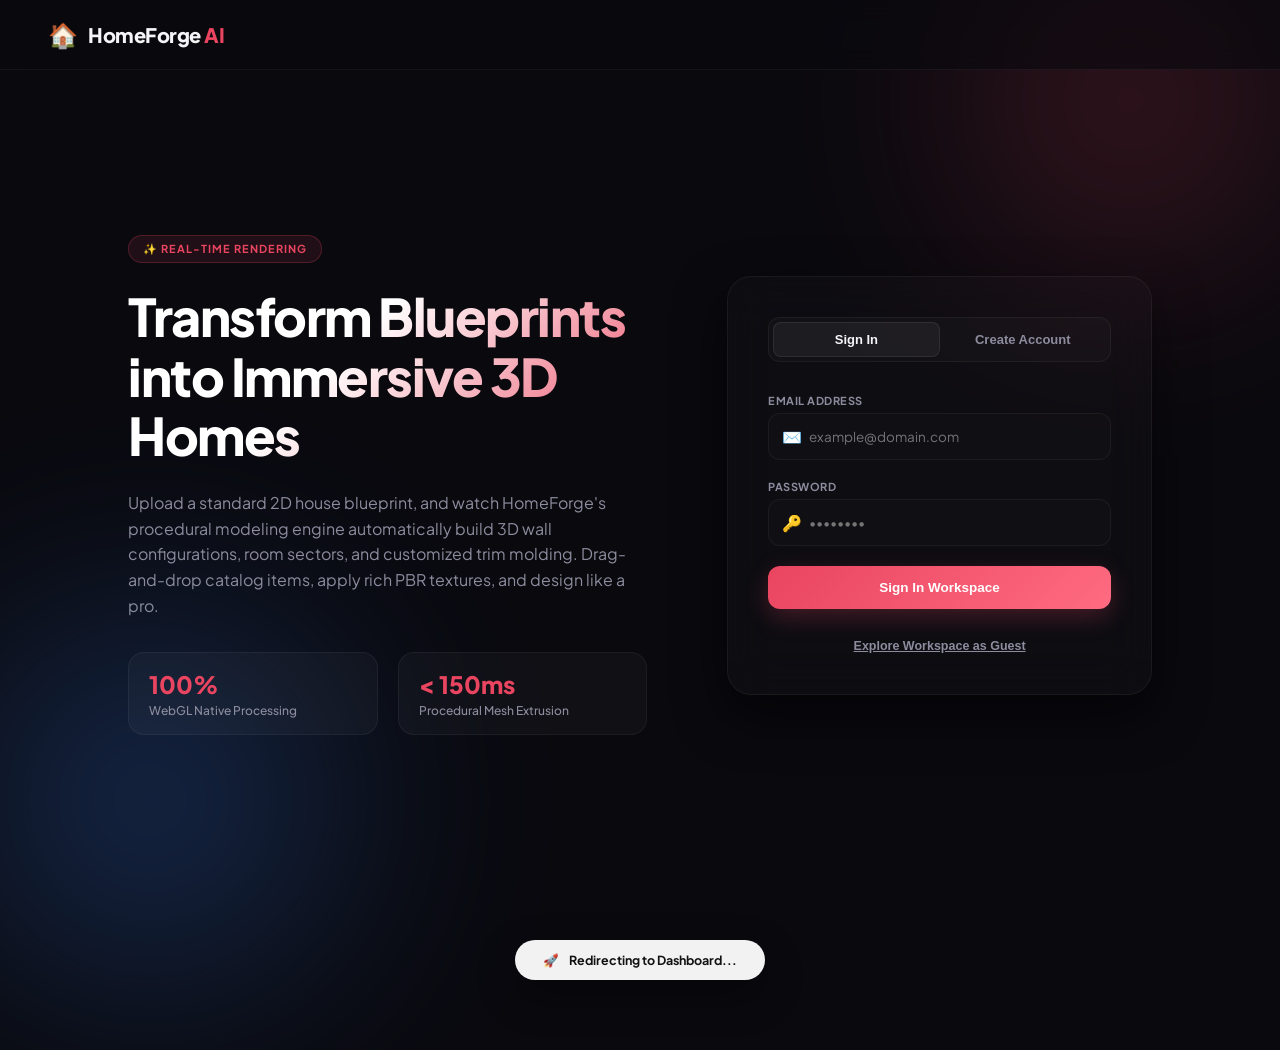
<file: templates/index.html>
<!DOCTYPE html>
<html lang="en">
<head>
  <meta charset="UTF-8"/>
  <meta name="viewport" content="width=device-width, initial-scale=1.0"/>
  <title>DesignStudio - Premium AI Interior Designer</title>
  <link rel="preconnect" href="https://fonts.googleapis.com">
  <link rel="preconnect" href="https://fonts.gstatic.com" crossorigin>
  <link href="https://fonts.googleapis.com/css2?family=Plus+Jakarta+Sans:wght@300;400;500;600;700;800&display=swap" rel="stylesheet">
  <style>
    :root {
      --primary-dark: #09090e;
      --secondary-dark: #121224;
      --accent: #e94560;
      --accent-hover: #ff6b81;
      --text-main: #f5f5f7;
      --text-muted: #8c8c9e;
      --glass-bg: rgba(255, 255, 255, 0.03);
      --glass-border: rgba(255, 255, 255, 0.05);
      --glass-blur: 24px;
      --shadow-premium: 0 20px 50px rgba(0, 0, 0, 0.5);
      --font: 'Plus Jakarta Sans', -apple-system, BlinkMacSystemFont, sans-serif;
    }

    * {
      box-sizing: border-box;
      margin: 0;
      padding: 0;
    }

    body {
      font-family: var(--font);
      background-color: var(--primary-dark);
      color: var(--text-main);
      min-height: 100vh;
      overflow-x: hidden;
      display: flex;
      flex-direction: column;
      position: relative;
    }

    /* Animated Ambient Lights */
    .ambient-light {
      position: absolute;
      border-radius: 50%;
      filter: blur(120px);
      z-index: 0;
      pointer-events: none;
      opacity: 0.45;
      animation: float-glow 8s infinite alternate ease-in-out;
    }
    .ambient-light-1 {
      width: 400px;
      height: 400px;
      background: radial-gradient(circle, var(--accent) 0%, transparent 70%);
      top: -100px;
      right: -50px;
    }
    .ambient-light-2 {
      width: 500px;
      height: 500px;
      background: radial-gradient(circle, #3b82f6 0%, transparent 70%);
      bottom: -150px;
      left: -100px;
      animation-delay: -3s;
    }

    @keyframes float-glow {
      0% { transform: translateY(0) scale(1); opacity: 0.4; }
      100% { transform: translateY(30px) scale(1.1); opacity: 0.55; }
    }

    /* NAV HEADER */
    header {
      height: 70px;
      padding: 0 48px;
      display: flex;
      justify-content: space-between;
      align-items: center;
      border-bottom: 1px solid var(--glass-border);
      background: rgba(9, 9, 14, 0.6);
      backdrop-filter: blur(12px);
      z-index: 10;
      position: relative;
    }
    .logo {
      display: flex;
      align-items: center;
      gap: 10px;
      text-decoration: none;
      color: var(--text-main);
    }
    .logo span {
      font-size: 24px;
    }
    .logo h1 {
      font-size: 20px;
      font-weight: 800;
      letter-spacing: -0.5px;
    }
    .logo h1 span {
      color: var(--accent);
      font-size: inherit;
    }

    /* MAIN CONTAINER */
    .portal-container {
      flex: 1;
      display: grid;
      grid-template-columns: 1.1fr 0.9fr;
      align-items: center;
      padding: 40px 10%;
      gap: 80px;
      z-index: 5;
      position: relative;
    }

    @media (max-width: 1024px) {
      .portal-container {
        grid-template-columns: 1fr;
        padding: 40px 5%;
        gap: 40px;
      }
      header {
        padding: 0 24px;
      }
    }

    /* HERO INFO */
    .hero-info {
      display: flex;
      flex-direction: column;
      gap: 24px;
    }
    .badge {
      background: rgba(233, 69, 96, 0.1);
      border: 1px solid rgba(233, 69, 96, 0.25);
      color: var(--accent);
      padding: 6px 14px;
      border-radius: 30px;
      font-size: 11px;
      font-weight: 700;
      width: fit-content;
      text-transform: uppercase;
      letter-spacing: 1px;
      animation: pulse 2s infinite;
    }
    .hero-info h2 {
      font-size: 52px;
      font-weight: 800;
      line-height: 1.15;
      letter-spacing: -1.5px;
      background: linear-gradient(135deg, #fff 40%, var(--accent) 100%);
      -webkit-background-clip: text;
      -webkit-text-fill-color: transparent;
    }
    .hero-info p {
      font-size: 16px;
      color: var(--text-muted);
      line-height: 1.6;
    }

    /* Stats Grid */
    .stats-grid {
      display: grid;
      grid-template-columns: 1fr 1fr;
      gap: 20px;
      margin-top: 10px;
    }
    .stat-card {
      background: var(--glass-bg);
      border: 1px solid var(--glass-border);
      border-radius: 16px;
      padding: 16px 20px;
      transition: border-color 0.3s;
    }
    .stat-card:hover {
      border-color: rgba(255, 255, 255, 0.1);
    }
    .stat-num {
      font-size: 24px;
      font-weight: 800;
      color: var(--accent);
    }
    .stat-lbl {
      font-size: 12px;
      color: var(--text-muted);
      margin-top: 4px;
      font-weight: 500;
    }

    /* LOGIN CARD */
    .auth-card {
      background: rgba(255, 255, 255, 0.02);
      border: 1px solid var(--glass-border);
      border-radius: 24px;
      padding: 40px;
      backdrop-filter: blur(var(--glass-blur));
      -webkit-backdrop-filter: blur(var(--glass-blur));
      box-shadow: var(--shadow-premium);
      position: relative;
      overflow: hidden;
    }

    /* Switch Tabs */
    .tabs-header {
      display: flex;
      position: relative;
      background: rgba(255,255,255,0.02);
      border: 1px solid var(--glass-border);
      border-radius: 12px;
      padding: 4px;
      margin-bottom: 32px;
    }
    .tab-btn {
      flex: 1;
      background: none;
      border: none;
      color: var(--text-muted);
      padding: 10px;
      font-size: 13px;
      font-weight: 700;
      cursor: pointer;
      z-index: 2;
      transition: color 0.3s;
    }
    .tab-btn.active {
      color: var(--text-main);
    }
    .tab-indicator {
      position: absolute;
      top: 4px;
      bottom: 4px;
      left: 4px;
      width: calc(50% - 4px);
      background: rgba(255, 255, 255, 0.05);
      border: 1px solid rgba(255, 255, 255, 0.08);
      border-radius: 8px;
      z-index: 1;
      transition: transform 0.3s cubic-bezier(0.4, 0, 0.2, 1);
    }

    /* Form Styles */
    form {
      display: flex;
      flex-direction: column;
      gap: 20px;
    }
    .form-group {
      display: flex;
      flex-direction: column;
      gap: 6px;
      position: relative;
    }
    .form-group label {
      font-size: 11px;
      font-weight: 700;
      color: var(--text-muted);
      text-transform: uppercase;
      letter-spacing: 0.5px;
    }
    .input-wrapper {
      position: relative;
    }
    .input-wrapper span {
      position: absolute;
      left: 14px;
      top: 50%;
      transform: translateY(-50%);
      font-size: 16px;
      color: var(--text-muted);
      pointer-events: none;
      transition: color 0.3s;
    }
    form input {
      width: 100%;
      padding: 14px 16px 14px 40px;
      border-radius: 12px;
      border: 1px solid var(--glass-border);
      background: rgba(255,255,255,0.01);
      color: var(--text-main);
      font-size: 13.5px;
      outline: none;
      font-family: inherit;
      transition: all 0.3s;
    }
    form input:focus {
      border-color: var(--accent);
      background: rgba(255,255,255,0.03);
      box-shadow: 0 0 15px rgba(233, 69, 96, 0.15);
    }
    form input:focus + span {
      color: var(--accent);
    }
    
    .error-msg {
      font-size: 11px;
      color: #ff4a6b;
      margin-top: 4px;
      display: none;
    }

    .btn-submit {
      background: linear-gradient(135deg, var(--accent), #ff6b81);
      border: none;
      padding: 14px;
      border-radius: 12px;
      color: white;
      font-weight: 750;
      font-size: 13.5px;
      cursor: pointer;
      transition: all 0.3s;
      display: flex;
      align-items: center;
      justify-content: center;
      gap: 10px;
      box-shadow: 0 8px 24px rgba(233, 69, 96, 0.25);
    }
    .btn-submit:hover {
      transform: translateY(-1.5px);
      box-shadow: 0 12px 30px rgba(233, 69, 96, 0.35);
    }

    /* Guest Option */
    .guest-option {
      text-align: center;
      margin-top: 24px;
    }
    .guest-link {
      background: none;
      border: none;
      color: var(--text-muted);
      font-size: 12.5px;
      font-weight: 600;
      cursor: pointer;
      text-decoration: underline;
      transition: color 0.3s;
    }
    .guest-link:hover {
      color: var(--text-main);
    }

    /* Toast Alert */
    .toast {
      position: fixed;
      bottom: -80px;
      left: 50%;
      transform: translateX(-50%);
      background: rgba(255, 255, 255, 0.95);
      color: #121214;
      padding: 12px 28px;
      border-radius: 30px;
      font-size: 12.5px;
      font-weight: 700;
      box-shadow: 0 15px 40px rgba(0,0,0,0.3);
      z-index: 1000;
      transition: bottom 0.4s cubic-bezier(0.175, 0.885, 0.32, 1.275);
      display: flex;
      align-items: center;
      gap: 10px;
    }
    .toast.show {
      bottom: 40px;
    }

    /* Loading Spinner */
    .spinner {
      width: 18px;
      height: 18px;
      border: 3px solid rgba(255,255,255,0.3);
      border-radius: 50%;
      border-top-color: white;
      animation: spin 0.8s infinite linear;
      display: none;
    }
    @keyframes spin {
      100% { transform: rotate(360deg); }
    }
    @keyframes pulse {
      0% { transform: scale(1); }
      50% { transform: scale(1.03); }
      100% { transform: scale(1); }
    }
  </style>
</head>
<body>
  <!-- Floating background lights -->
  <div class="ambient-light ambient-light-1"></div>
  <div class="ambient-light ambient-light-2"></div>

  <!-- Header -->
  <header>
    <a href="/" class="logo">
      <span>🏠</span>
      <h1>HomeForge <span>AI</span></h1>
    </a>
  </header>

  <!-- Content Portal -->
  <main class="portal-container">
    <div class="hero-info">
      <div class="badge">✨ Real-time rendering</div>
      <h2>Transform Blueprints into Immersive 3D Homes</h2>
      <p>Upload a standard 2D house blueprint, and watch HomeForge's procedural modeling engine automatically build 3D wall configurations, room sectors, and customized trim molding. Drag-and-drop catalog items, apply rich PBR textures, and design like a pro.</p>
      
      <div class="stats-grid">
        <div class="stat-card">
          <div class="stat-num">100%</div>
          <div class="stat-lbl">WebGL Native Processing</div>
        </div>
        <div class="stat-card">
          <div class="stat-num">&lt; 150ms</div>
          <div class="stat-lbl">Procedural Mesh Extrusion</div>
        </div>
      </div>
    </div>

    <!-- Login/Signup Card -->
    <div class="auth-card">
      <div class="tabs-header">
        <div class="tab-indicator" id="tab-indicator"></div>
        <button class="tab-btn active" onclick="switchTab('signin', this)">Sign In</button>
        <button class="tab-btn" onclick="switchTab('register', this)">Create Account</button>
      </div>

      <form id="auth-form" onsubmit="handleAuthSubmit(event)">
        <div class="form-group" id="name-group" style="display: none;">
          <label for="reg-name">Full Name</label>
          <div class="input-wrapper">
            <input type="text" id="reg-name" placeholder="Enter your name"/>
            <span>👤</span>
          </div>
        </div>

        <div class="form-group">
          <label for="auth-email">Email Address</label>
          <div class="input-wrapper">
            <input type="text" id="auth-email" placeholder="example@domain.com" required/>
            <span>✉️</span>
          </div>
          <div class="error-msg" id="email-error">Please enter a valid email address.</div>
        </div>

        <div class="form-group">
          <label for="auth-pass">Password</label>
          <div class="input-wrapper">
            <input type="password" id="auth-pass" placeholder="••••••••" required/>
            <span>🔑</span>
          </div>
          <div class="error-msg" id="pass-error">Password must be at least 6 characters.</div>
        </div>

        <button class="btn-submit" type="submit">
          <span class="spinner" id="btn-spinner"></span>
          <span id="btn-text">Sign In Workspace</span>
        </button>
      </form>

      <div class="guest-option">
        <button class="guest-link" onclick="bypassLogin()">Explore Workspace as Guest</button>
      </div>
    </div>
  </main>

  <div class="toast" id="toast-banner">
    <span id="toast-icon">🚀</span>
    <span id="toast-msg">Redirecting to Dashboard...</span>
  </div>

  <script>
    let activeMode = 'signin';

    function switchTab(mode, btn) {
      activeMode = mode;
      document.querySelectorAll('.tab-btn').forEach(b => b.classList.remove('active'));
      btn.classList.add('active');

      const indicator = document.getElementById('tab-indicator');
      const nameGroup = document.getElementById('name-group');
      const nameInput = document.getElementById('reg-name');
      const btnText = document.getElementById('btn-text');

      if (mode === 'signin') {
        indicator.style.transform = 'translateX(0)';
        nameGroup.style.display = 'none';
        nameInput.removeAttribute('required');
        btnText.textContent = 'Sign In Workspace';
      } else {
        indicator.style.transform = 'translateX(100%)';
        nameGroup.style.display = 'flex';
        nameInput.setAttribute('required', 'true');
        btnText.textContent = 'Register & Enter';
      }
    }

    function showToast(icon, message) {
      const toast = document.getElementById('toast-banner');
      document.getElementById('toast-icon').textContent = icon;
      document.getElementById('toast-msg').textContent = message;
      toast.classList.add('show');
      setTimeout(() => toast.classList.remove('show'), 3000);
    }

    function handleAuthSubmit(e) {
      e.preventDefault();
      
      const email = document.getElementById('auth-email').value;
      const pass = document.getElementById('auth-pass').value;
      const emailError = document.getElementById('email-error');
      const passError = document.getElementById('pass-error');

      // Simple email validation
      const emailRegex = /^[^\s@]+@[^\s@]+\.[^\s@]+$/;
      let valid = true;

      if (!emailRegex.test(email)) {
        emailError.style.display = 'block';
        valid = false;
      } else {
        emailError.style.display = 'none';
      }

      if (pass.length < 6) {
        passError.style.display = 'block';
        valid = false;
      } else {
        passError.style.display = 'none';
      }

      if (!valid) return;

      // Show loader
      const spinner = document.getElementById('btn-spinner');
      spinner.style.display = 'inline-block';
      document.getElementById('btn-text').style.display = 'none';

      setTimeout(() => {
        showToast('🔓', activeMode === 'signin' ? 'Logged in successfully! Redirecting...' : 'Profile created! Redirecting...');
        setTimeout(() => {
          window.location = '/dashboard';
        }, 1500);
      }, 1200);
    }

    function bypassLogin() {
      showToast('👤', 'Guest access authorized! Opening Dashboard...');
      setTimeout(() => {
        window.location = '/dashboard';
      }, 1200);
    }
  </script>
</body>
</html>
</file>
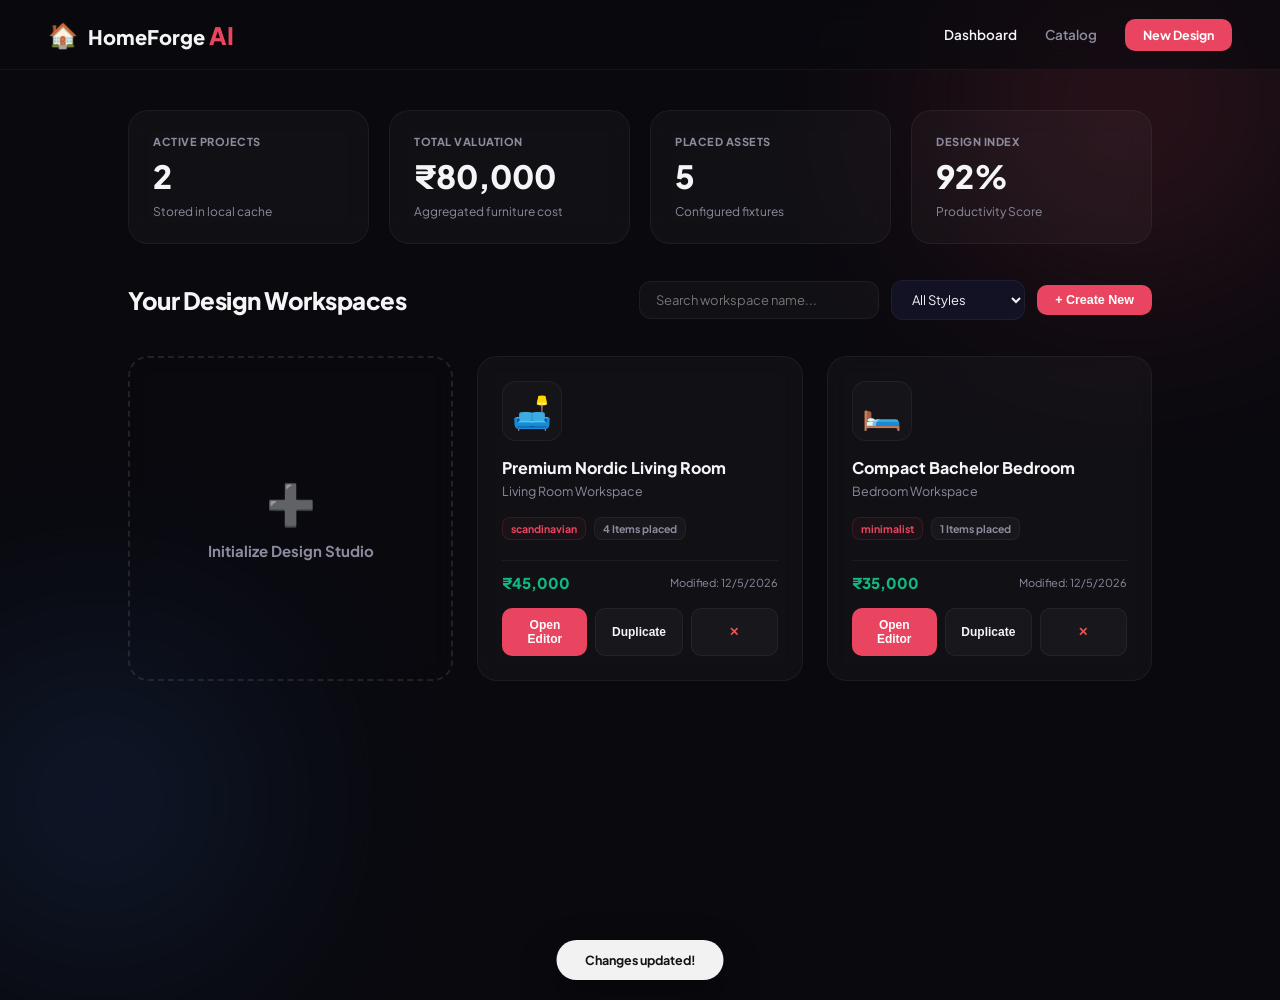
<file: templates/dashboard.html>
<!DOCTYPE html>
<html lang="en">
<head>
  <meta charset="UTF-8"/>
  <meta name="viewport" content="width=device-width, initial-scale=1.0"/>
  <title>DesignStudio Dashboard - Manage Projects</title>
  <link rel="preconnect" href="https://fonts.googleapis.com">
  <link rel="preconnect" href="https://fonts.gstatic.com" crossorigin>
  <link href="https://fonts.googleapis.com/css2?family=Plus+Jakarta+Sans:wght@300;400;500;600;700;800&display=swap" rel="stylesheet">
  <style>
    :root {
      --primary-dark: #09090e;
      --secondary-dark: #121224;
      --accent: #e94560;
      --accent-hover: #ff6b81;
      --text-main: #f5f5f7;
      --text-muted: #8c8c9e;
      --glass-bg: rgba(255, 255, 255, 0.03);
      --glass-border: rgba(255, 255, 255, 0.05);
      --glass-blur: 20px;
      --shadow-premium: 0 20px 40px rgba(0, 0, 0, 0.4);
      --font: 'Plus Jakarta Sans', -apple-system, BlinkMacSystemFont, sans-serif;
    }

    * {
      box-sizing: border-box;
      margin: 0;
      padding: 0;
    }

    body {
      font-family: var(--font);
      background-color: var(--primary-dark);
      color: var(--text-main);
      min-height: 100vh;
      overflow-x: hidden;
      display: flex;
      flex-direction: column;
      position: relative;
    }

    /* Ambient Glow Backgrounds */
    .ambient-light {
      position: absolute;
      border-radius: 50%;
      filter: blur(120px);
      z-index: 0;
      pointer-events: none;
      opacity: 0.3;
    }
    .ambient-light-1 {
      width: 500px;
      height: 500px;
      background: radial-gradient(circle, var(--accent) 0%, transparent 70%);
      top: -150px;
      right: -100px;
    }
    .ambient-light-2 {
      width: 400px;
      height: 400px;
      background: radial-gradient(circle, #3b82f6 0%, transparent 70%);
      bottom: -100px;
      left: -100px;
    }

    /* HEADER */
    header {
      height: 70px;
      padding: 0 48px;
      display: flex;
      justify-content: space-between;
      align-items: center;
      border-bottom: 1px solid var(--glass-border);
      background: rgba(9, 9, 14, 0.6);
      backdrop-filter: blur(12px);
      z-index: 10;
      position: relative;
    }
    .logo {
      display: flex;
      align-items: center;
      gap: 10px;
      text-decoration: none;
      color: var(--text-main);
    }
    .logo span { font-size: 24px; }
    .logo h1 { font-size: 20px; font-weight: 800; }
    .logo h1 span { color: var(--accent); }

    nav {
      display: flex;
      align-items: center;
      gap: 28px;
    }
    nav a {
      color: var(--text-muted);
      text-decoration: none;
      font-size: 13.5px;
      font-weight: 600;
      transition: color 0.3s;
    }
    nav a:hover, nav a.active {
      color: var(--text-main);
    }
    
    .nav-btn {
      background: var(--accent);
      color: white;
      border: none;
      padding: 8px 18px;
      border-radius: 10px;
      font-weight: 700;
      font-size: 12.5px;
      cursor: pointer;
      text-decoration: none;
      transition: background 0.3s, transform 0.2s;
    }
    .nav-btn:hover {
      background: var(--accent-hover);
      transform: translateY(-1px);
    }

    /* CONTAINER */
    .dashboard-container {
      flex: 1;
      padding: 40px 10%;
      z-index: 5;
      position: relative;
      display: flex;
      flex-direction: column;
      gap: 36px;
    }
    @media (max-width: 1024px) {
      .dashboard-container {
        padding: 30px 5%;
      }
      header {
        padding: 0 24px;
      }
    }

    /* METRICS ROW */
    .metrics-row {
      display: grid;
      grid-template-columns: repeat(4, 1fr);
      gap: 20px;
    }
    @media (max-width: 768px) {
      .metrics-row {
        grid-template-columns: 1fr 1fr;
      }
    }
    @media (max-width: 480px) {
      .metrics-row {
        grid-template-columns: 1fr;
      }
    }
    .metric-card {
      background: var(--glass-bg);
      border: 1px solid var(--glass-border);
      border-radius: 20px;
      padding: 24px;
      display: flex;
      flex-direction: column;
      gap: 8px;
      backdrop-filter: blur(12px);
    }
    .metric-title {
      font-size: 11px;
      font-weight: 750;
      color: var(--text-muted);
      text-transform: uppercase;
      letter-spacing: 0.5px;
    }
    .metric-val {
      font-size: 32px;
      font-weight: 800;
      color: var(--text-main);
    }
    .metric-foot {
      font-size: 12px;
      color: var(--text-muted);
    }
    .metric-foot span {
      color: #10b981;
      font-weight: 700;
    }

    /* PROJECTS HEADER */
    .projects-header {
      display: flex;
      justify-content: space-between;
      align-items: center;
      flex-wrap: wrap;
      gap: 20px;
    }
    .projects-header h3 {
      font-size: 24px;
      font-weight: 800;
      letter-spacing: -0.5px;
    }
    
    .filters-bar {
      display: flex;
      align-items: center;
      gap: 12px;
      flex-wrap: wrap;
    }
    .search-input {
      background: var(--glass-bg);
      border: 1px solid var(--glass-border);
      padding: 10px 16px;
      border-radius: 12px;
      color: var(--text-main);
      font-family: inherit;
      font-size: 13px;
      outline: none;
      width: 240px;
      transition: all 0.3s;
    }
    .search-input:focus {
      border-color: var(--accent);
      box-shadow: 0 0 10px rgba(233, 69, 96, 0.1);
    }
    .filter-select {
      background: var(--secondary-dark);
      border: 1px solid var(--glass-border);
      padding: 10px 16px;
      border-radius: 12px;
      color: var(--text-main);
      font-family: inherit;
      font-size: 13px;
      outline: none;
      cursor: pointer;
    }

    /* PROJECTS GRID */
    .project-grid {
      display: grid;
      grid-template-columns: repeat(auto-fill, minmax(280px, 1fr));
      gap: 24px;
    }
    
    .project-card {
      background: var(--glass-bg);
      border: 1px solid var(--glass-border);
      border-radius: 20px;
      padding: 24px;
      display: flex;
      flex-direction: column;
      gap: 16px;
      cursor: pointer;
      position: relative;
      overflow: hidden;
      backdrop-filter: blur(10px);
      transition: all 0.3s cubic-bezier(0.4, 0, 0.2, 1);
    }
    .project-card:hover {
      transform: translateY(-4px);
      border-color: var(--accent);
      box-shadow: 0 15px 30px rgba(0, 0, 0, 0.3);
    }
    
    .card-room-icon {
      font-size: 32px;
      width: 60px;
      height: 60px;
      background: rgba(255,255,255,0.02);
      border: 1px solid var(--glass-border);
      border-radius: 14px;
      display: flex;
      align-items: center;
      justify-content: center;
    }
    
    .card-meta {
      display: flex;
      flex-direction: column;
      gap: 4px;
    }
    .card-title {
      font-size: 16px;
      font-weight: 750;
      color: var(--text-main);
    }
    .card-desc {
      font-size: 12.5px;
      color: var(--text-muted);
      line-height: 1.5;
    }
    
    .card-tags {
      display: flex;
      gap: 8px;
      flex-wrap: wrap;
    }
    .card-tag {
      background: rgba(255,255,255,0.03);
      border: 1px solid var(--glass-border);
      padding: 4px 8px;
      border-radius: 8px;
      font-size: 10.5px;
      font-weight: 700;
      color: var(--text-muted);
    }
    .card-tag.style-tag {
      background: rgba(233, 69, 96, 0.05);
      border-color: rgba(233, 69, 96, 0.15);
      color: var(--accent);
    }
    
    .card-footer {
      display: flex;
      justify-content: space-between;
      align-items: center;
      border-top: 1px solid var(--glass-border);
      padding-top: 12px;
      margin-top: 4px;
    }
    .card-price {
      font-size: 15px;
      font-weight: 800;
      color: #10b981;
    }
    .card-date {
      font-size: 11px;
      color: var(--text-muted);
    }

    /* Hover Overlay Actions */
    .card-actions {
      display: flex;
      gap: 8px;
      width: 100%;
    }
    .card-action-btn {
      flex: 1;
      padding: 10px;
      border-radius: 10px;
      border: none;
      font-size: 12px;
      font-weight: 750;
      cursor: pointer;
      display: flex;
      align-items: center;
      justify-content: center;
      gap: 6px;
      transition: background 0.2s;
    }
    .btn-edit {
      background: var(--accent);
      color: white;
    }
    .btn-edit:hover { background: var(--accent-hover); }
    .btn-action-outline {
      background: rgba(255,255,255,0.03);
      border: 1px solid var(--glass-border);
      color: var(--text-main);
    }
    .btn-action-outline:hover {
      background: rgba(255,255,255,0.08);
    }
    
    /* NEW PROJECT CARD */
    .new-project-card {
      border: 2px dashed rgba(255, 255, 255, 0.1);
      display: flex;
      flex-direction: column;
      align-items: center;
      justify-content: center;
      gap: 12px;
      color: var(--text-muted);
      min-height: 250px;
      background: none;
    }
    .new-project-card:hover {
      border-color: var(--accent);
      color: var(--text-main);
      background: rgba(255,255,255,0.01);
    }
    .new-project-card span {
      font-size: 40px;
    }
    .new-project-card h4 {
      font-size: 15px;
      font-weight: 700;
    }

    /* MODAL CONTAINER */
    .modal-overlay {
      position: fixed;
      top: 0; left: 0; right: 0; bottom: 0;
      background: rgba(0, 0, 0, 0.7);
      backdrop-filter: blur(8px);
      z-index: 1000;
      display: none;
      align-items: center;
      justify-content: center;
      opacity: 0;
      transition: opacity 0.3s;
    }
    .modal-overlay.open {
      display: flex;
      opacity: 1;
    }
    .modal {
      background: var(--secondary-dark);
      border: 1px solid var(--glass-border);
      border-radius: 24px;
      width: 460px;
      padding: 32px;
      box-shadow: var(--shadow-premium);
      display: flex;
      flex-direction: column;
      gap: 24px;
      position: relative;
    }
    .modal-header {
      display: flex;
      justify-content: space-between;
      align-items: center;
    }
    .modal-title {
      font-size: 18px;
      font-weight: 800;
    }
    .modal-close {
      background: none;
      border: none;
      color: var(--text-muted);
      font-size: 20px;
      cursor: pointer;
    }
    
    .modal-form {
      display: flex;
      flex-direction: column;
      gap: 16px;
    }
    .modal-form-group {
      display: flex;
      flex-direction: column;
      gap: 6px;
    }
    .modal-form-group label {
      font-size: 11px;
      font-weight: 750;
      color: var(--text-muted);
      text-transform: uppercase;
      letter-spacing: 0.5px;
    }
    .modal-form input, .modal-form select, .modal-form textarea {
      background: rgba(255,255,255,0.02);
      border: 1px solid var(--glass-border);
      padding: 12px;
      border-radius: 10px;
      color: var(--text-main);
      font-family: inherit;
      font-size: 13px;
      outline: none;
    }
    .modal-form input:focus, .modal-form select:focus, .modal-form textarea:focus {
      border-color: var(--accent);
    }
    
    .modal-form button[type="submit"] {
      background: var(--accent);
      color: white;
      border: none;
      padding: 14px;
      border-radius: 12px;
      font-weight: 750;
      font-size: 13.5px;
      cursor: pointer;
      margin-top: 10px;
    }
    .modal-form button[type="submit"]:hover {
      background: var(--accent-hover);
    }

    /* Toast Alert */
    .toast {
      position: fixed;
      bottom: -80px;
      left: 50%;
      transform: translateX(-50%);
      background: rgba(255, 255, 255, 0.95);
      color: #121214;
      padding: 12px 28px;
      border-radius: 30px;
      font-size: 12.5px;
      font-weight: 700;
      box-shadow: 0 15px 40px rgba(0,0,0,0.3);
      z-index: 2000;
      transition: bottom 0.4s cubic-bezier(0.175, 0.885, 0.32, 1.275);
    }
    .toast.show {
      bottom: 40px;
    }
  </style>
</head>
<body>
  <div class="ambient-light ambient-light-1"></div>
  <div class="ambient-light ambient-light-2"></div>

  <!-- HEADER -->
  <header>
    <a href="/" class="logo">
      <span>🏠</span>
      <h1>HomeForge <span>AI</span></h1>
    </a>
    <nav>
      <a href="/dashboard" class="active">Dashboard</a>
      <a href="/catalog">Catalog</a>
      <a href="/design" class="nav-btn">New Design</a>
    </nav>
  </header>

  <!-- DASHBOARD BODY -->
  <main class="dashboard-container">
    <!-- METRICS -->
    <section class="metrics-row">
      <div class="metric-card">
        <div class="metric-title">Active Projects</div>
        <div class="metric-val" id="metric-projects">0</div>
        <div class="metric-foot">Stored in local cache</div>
      </div>
      <div class="metric-card">
        <div class="metric-title">Total Valuation</div>
        <div class="metric-val" id="metric-budget">₹0</div>
        <div class="metric-foot">Aggregated furniture cost</div>
      </div>
      <div class="metric-card">
        <div class="metric-title">Placed Assets</div>
        <div class="metric-val" id="metric-assets">0</div>
        <div class="metric-foot">Configured fixtures</div>
      </div>
      <div class="metric-card">
        <div class="metric-title">Design Index</div>
        <div class="metric-val" id="metric-completion">92%</div>
        <div class="metric-foot">Productivity Score</div>
      </div>
    </section>

    <!-- SEARCH & CONTROLS -->
    <section class="projects-header">
      <h3>Your Design Workspaces</h3>
      <div class="filters-bar">
        <input type="text" class="search-input" id="search-bar" placeholder="Search workspace name..." oninput="renderProjects()"/>
        <select class="filter-select" id="style-filter" onchange="renderProjects()">
          <option value="">All Styles</option>
          <option value="modern">Modern</option>
          <option value="scandinavian">Scandinavian</option>
          <option value="minimalist">Minimalist</option>
          <option value="classic">Classic</option>
        </select>
        <button class="nav-btn" onclick="openCreateModal()">+ Create New</button>
      </div>
    </section>

    <!-- GRID -->
    <section class="project-grid" id="project-grid"></section>
  </main>

  <!-- CREATE PROJECT MODAL -->
  <div class="modal-overlay" id="create-modal">
    <div class="modal">
      <div class="modal-header">
        <h4 class="modal-title">Create New Project</h4>
        <button class="modal-close" onclick="closeCreateModal()">✕</button>
      </div>
      <form class="modal-form" onsubmit="handleCreateProject(event)">
        <div class="modal-form-group">
          <label for="proj-name">Project Name</label>
          <input type="text" id="proj-name" placeholder="e.g. Cozy Guestroom Loft" required/>
        </div>
        <div class="modal-form-group">
          <label for="proj-room">Room Sector</label>
          <select id="proj-room">
            <option value="Living Room">🛋️ Living Room</option>
            <option value="Bedroom">🛏️ Bedroom</option>
            <option value="Kitchen">🍳 Kitchen</option>
            <option value="Office">🖥️ Office Workspace</option>
          </select>
        </div>
        <div class="modal-form-group">
          <label for="proj-style">Architectural Style</label>
          <select id="proj-style">
            <option value="modern">Modern</option>
            <option value="scandinavian">Scandinavian</option>
            <option value="minimalist">Minimalist</option>
            <option value="classic">Classic</option>
          </select>
        </div>
        <button type="submit">Initialize Workspace</button>
      </form>
    </div>
  </div>

  <div class="toast" id="toast-banner">Changes updated!</div>

  <script>
    let projectsList = [];
    const ROOM_ICONS = {
      'Living Room': '🛋️', 'Bedroom': '🛏️', 'Kitchen': '🍳', 'Office': '🖥️'
    };

    function showToast(message) {
      const toast = document.getElementById('toast-banner');
      toast.textContent = message;
      toast.classList.add('show');
      setTimeout(() => toast.classList.remove('show'), 2000);
    }

    // Load projects on startup
    function initProjects() {
      const data = localStorage.getItem('homeforge_projects');
      if (data) {
        projectsList = JSON.parse(data);
      } else {
        // Pre-populate with beautiful templates
        projectsList = [
          {
            id: 101,
            name: "Premium Nordic Living Room",
            roomType: "Living Room",
            style: "scandinavian",
            budget: 45000,
            assets: 4,
            modified: new Date().toLocaleDateString(),
            blueprintData: {
              metadata: { scale_pixels_per_meter: 60, wall_height_cm: 280, wall_thickness_cm: 15 },
              walls: [
                { id: "w_1", x1: 100, y1: 100, x2: 500, y2: 100 },
                { id: "w_2", x1: 500, y1: 100, x2: 500, y2: 400 },
                { id: "w_3", x1: 500, y1: 400, x2: 100, y2: 400 },
                { id: "w_4", x1: 100, y1: 400, x2: 100, y2: 100 }
              ],
              rooms: [{ name: "Living Room", polygon: [{x:100,y:100},{x:500,y:100},{x:500,y:400},{x:100,y:400}] }],
              doors: [{ id: "d_1", x: 200, y: 100, width: 85 }],
              windows: [{ id: "win_1", x: 400, y: 100, width: 120 }]
            },
            placedItems: [
              { id: 1, name: "Modern Sofa", x: 220, y: 250, width: 132, height: 54, rotation: 0, price: 25000 },
              { id: 2, name: "Oak Coffee Table", x: 250, y: 180, width: 72, height: 36, rotation: 0, price: 8500 }
            ]
          },
          {
            id: 102,
            name: "Compact Bachelor Bedroom",
            roomType: "Bedroom",
            style: "minimalist",
            budget: 35000,
            assets: 1,
            modified: new Date().toLocaleDateString(),
            blueprintData: {
              metadata: { scale_pixels_per_meter: 60, wall_height_cm: 280, wall_thickness_cm: 15 },
              walls: [
                { id: "w_1", x1: 150, y1: 150, x2: 450, y2: 150 },
                { id: "w_2", x1: 450, y1: 150, x2: 450, y2: 400 },
                { id: "w_3", x1: 450, y1: 400, x2: 150, y2: 400 },
                { id: "w_4", x1: 150, y1: 400, x2: 150, y2: 150 }
              ],
              rooms: [{ name: "Bedroom", polygon: [{x:150,y:150},{x:450,y:150},{x:450,y:400},{x:150,y:400}] }],
              doors: [{ id: "d_1", x: 200, y: 150, width: 85 }],
              windows: []
            },
            placedItems: [
              { id: 8, name: "King Bed", x: 280, y: 250, width: 120, height: 108, rotation: 0, price: 35000 }
            ]
          }
        ];
        saveProjectsToStorage();
      }
      renderProjects();
    }

    function saveProjectsToStorage() {
      localStorage.setItem('homeforge_projects', JSON.stringify(projectsList));
      updateMetrics();
    }

    function updateMetrics() {
      document.getElementById('metric-projects').textContent = projectsList.length;
      
      const totalBudget = projectsList.reduce((sum, p) => sum + (p.budget || 0), 0);
      document.getElementById('metric-budget').textContent = '₹' + totalBudget.toLocaleString();
      
      const totalAssets = projectsList.reduce((sum, p) => sum + (p.assets || 0), 0);
      document.getElementById('metric-assets').textContent = totalAssets;
    }

    function renderProjects() {
      const search = document.getElementById('search-bar').value.toLowerCase();
      const style = document.getElementById('style-filter').value;
      const grid = document.getElementById('project-grid');

      // Filter projects
      const filtered = projectsList.filter(p => {
        const matchesSearch = p.name.toLowerCase().includes(search);
        const matchesStyle = style === "" || p.style === style;
        return matchesSearch && matchesStyle;
      });

      let html = `
        <div class="project-card new-project-card" onclick="openCreateModal()">
          <span>➕</span>
          <h4>Initialize Design Studio</h4>
        </div>
      `;

      html += filtered.map(p => `
        <div class="project-card" onclick="openProject(${p.id})">
          <div class="card-room-icon">${ROOM_ICONS[p.roomType] || '🏠'}</div>
          <div class="card-meta">
            <div class="card-title">${p.name}</div>
            <div class="card-desc">${p.roomType} Workspace</div>
          </div>
          <div class="card-tags">
            <span class="card-tag style-tag">${p.style}</span>
            <span class="card-tag">${p.assets} Items placed</span>
          </div>
          <div class="card-footer">
            <div class="card-price">₹${p.budget.toLocaleString()}</div>
            <div class="card-date">Modified: ${p.modified}</div>
          </div>
          <div class="card-actions" onclick="event.stopPropagation()">
            <button class="card-action-btn btn-edit" onclick="openProject(${p.id})">Open Editor</button>
            <button class="card-action-btn btn-action-outline" onclick="duplicateProject(${p.id})">Duplicate</button>
            <button class="card-action-btn btn-action-outline" onclick="deleteProject(${p.id})" style="color:#ef5350">✕</button>
          </div>
        </div>
      `).join('');

      grid.innerHTML = html;
    }

    /* Modal Controls */
    function openCreateModal() {
      document.getElementById('create-modal').classList.add('open');
    }
    function closeCreateModal() {
      document.getElementById('create-modal').classList.remove('open');
    }

    function handleCreateProject(e) {
      e.preventDefault();
      const name = document.getElementById('proj-name').value;
      const room = document.getElementById('proj-room').value;
      const style = document.getElementById('proj-style').value;

      // Base layout default configurations
      const defaultBlueprint = {
        metadata: { scale_pixels_per_meter: 60, wall_height_cm: 280, wall_thickness_cm: 15 },
        walls: [
          { id: "wall_1", x1: 150, y1: 150, x2: 450, y2: 150 },
          { id: "wall_2", x1: 450, y1: 150, x2: 450, y2: 450 },
          { id: "wall_3", x1: 450, y1: 450, x2: 150, y2: 450 },
          { id: "wall_4", x1: 150, y1: 450, x2: 150, y2: 150 }
        ],
        rooms: [{ name: room, polygon: [{x:150,y:150},{x:450,y:150},{x:450,y:450},{x:150,y:450}] }],
        doors: [{ id: "door_1", x: 200, y: 150, width: 85 }],
        windows: [{ id: "win_1", x: 380, y: 150, width: 100 }]
      };

      const newProj = {
        id: Date.now(),
        name: name,
        roomType: room,
        style: style,
        budget: 0,
        assets: 0,
        modified: new Date().toLocaleDateString(),
        blueprintData: defaultBlueprint,
        placedItems: []
      };

      projectsList.unshift(newProj);
      saveProjectsToStorage();
      closeCreateModal();
      document.getElementById('proj-name').value = '';
      renderProjects();
      showToast("Workspace initialized!");

      // Instantly open the design studio
      setTimeout(() => {
        openProject(newProj.id);
      }, 500);
    }

    function openProject(id) {
      const p = projectsList.find(proj => proj.id === id);
      if (!p) return;

      // Set state configurations locally in editor session
      localStorage.setItem('homeforge_session', JSON.stringify({
        blueprintData: p.blueprintData,
        placedItems: p.placedItems || [],
        materialsMap: p.materialsMap || { walls: {}, rooms: {} },
        currentStep: 2,
        activeProjectId: p.id // Save project ID context inside session
      }));

      window.location = '/design';
    }

    function duplicateProject(id) {
      const p = projectsList.find(proj => proj.id === id);
      if (!p) return;

      const copy = JSON.parse(JSON.stringify(p));
      copy.id = Date.now();
      copy.name += " (Copy)";
      copy.modified = new Date().toLocaleDateString();

      projectsList.unshift(copy);
      saveProjectsToStorage();
      renderProjects();
      showToast("Workspace duplicated!");
    }

    function deleteProject(id) {
      if (!confirm("Are you sure you want to permanently delete this project workspace?")) return;
      projectsList = projectsList.filter(proj => proj.id !== id);
      saveProjectsToStorage();
      renderProjects();
      showToast("Workspace deleted.");
    }

    window.onload = initProjects;
  </script>
</body>
</html>
</file>
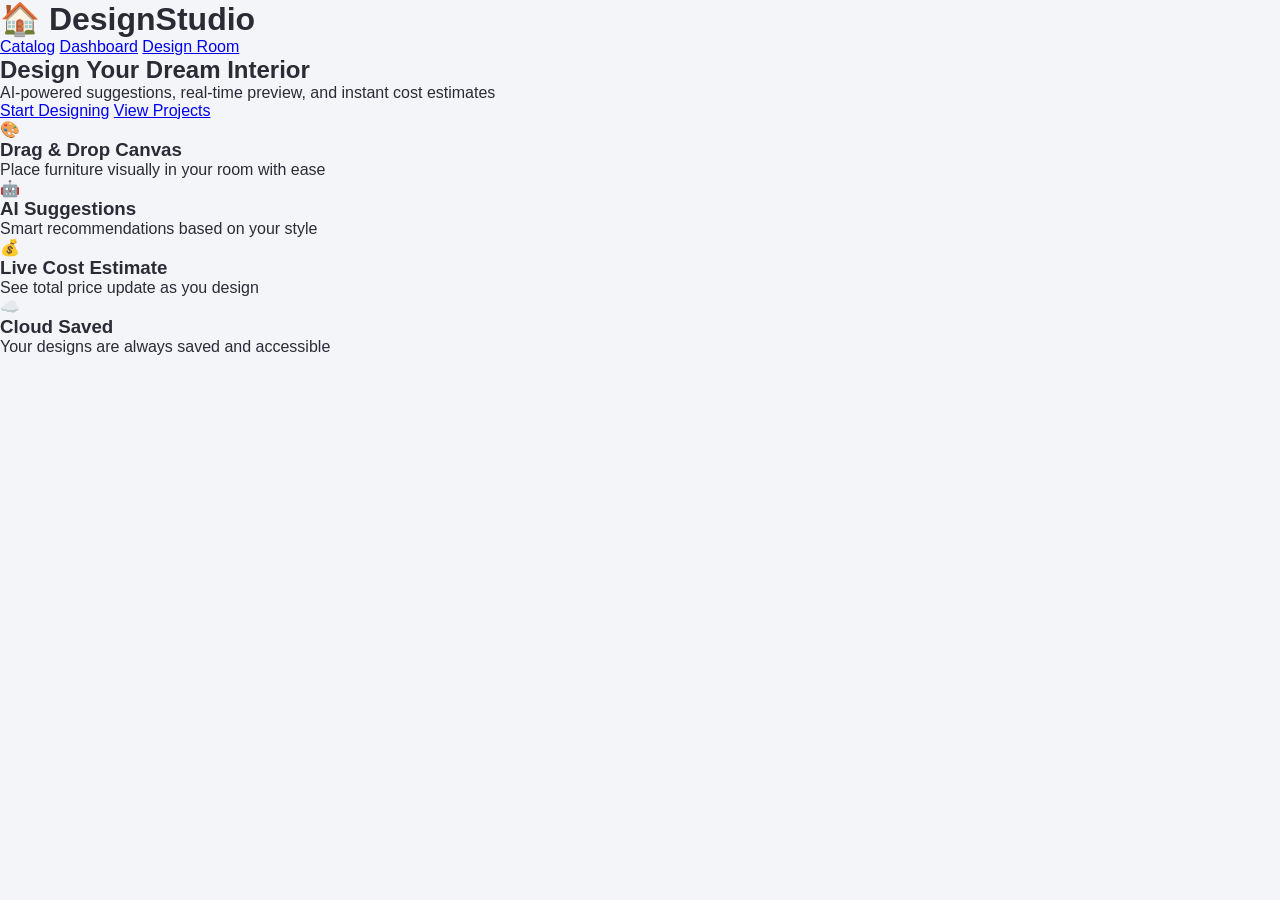
<file: uploads/blueprint_index.html>
<!DOCTYPE html>
<html lang="en">
<head>
  <meta charset="UTF-8"/>
  <title>Interior Design Platform</title>
  <link rel="stylesheet" href="/static/css/style.css"/>
</head>
<body>
  <header>
    <h1>🏠 DesignStudio</h1>
    <nav>
       <a href="/catalog">Catalog</a>
    <a href="/dashboard">Dashboard</a>
    <a href="/design">Design Room</a>
    </nav>
  </header>

  <div class="hero">
    <h2>Design Your Dream Interior</h2>
    <p>AI-powered suggestions, real-time preview, and instant cost estimates</p>
    <a href="/design" class="btn">Start Designing</a>
    <a href="/dashboard" class="btn btn-outline">View Projects</a>
  </div>

  <div class="features">
    <div class="feature-card">
      <div class="icon">🎨</div>
      <h3>Drag & Drop Canvas</h3>
      <p>Place furniture visually in your room with ease</p>
    </div>
    <div class="feature-card">
      <div class="icon">🤖</div>
      <h3>AI Suggestions</h3>
      <p>Smart recommendations based on your style</p>
    </div>
    <div class="feature-card">
      <div class="icon">💰</div>
      <h3>Live Cost Estimate</h3>
      <p>See total price update as you design</p>
    </div>
    <div class="feature-card">
      <div class="icon">☁️</div>
      <h3>Cloud Saved</h3>
      <p>Your designs are always saved and accessible</p>
    </div>
  </div>
</body>
</html>
</file>
<file: static/css/style.css>
/* Premium HomeForge Design System & Theme Stylesheet */

:root {
  /* Common variables */
  --transition-fast: 0.15s ease;
  --transition-normal: 0.25s cubic-bezier(0.4, 0, 0.2, 1);
  --border-radius-sm: 6px;
  --border-radius-md: 10px;
  --border-radius-lg: 16px;
  --font-family: 'Inter', -apple-system, BlinkMacSystemFont, "Segoe UI", Roboto, sans-serif;
  
  /* Light Theme tokens (Default) */
  --primary: #1a1a2e;
  --primary-hover: #0f0f1d;
  --accent: #e94560;
  --accent-hover: #ff6b81;
  --bg-app: #f4f5f8;
  --bg-panel: rgba(255, 255, 255, 0.85);
  --bg-panel-dark: rgba(240, 242, 245, 0.9);
  --border-color: rgba(0, 0, 0, 0.08);
  --text-main: #2b2b36;
  --text-secondary: #75758a;
  --shadow-main: 0 8px 32px rgba(0, 0, 0, 0.06);
  --glass-bg: rgba(255, 255, 255, 0.7);
  --glass-border: rgba(255, 255, 255, 0.4);
  --glass-blur: 15px;
}

body.theme-dark {
  /* Dark Theme tokens */
  --primary: #ffffff;
  --primary-hover: #e0e0e0;
  --accent: #ff6b81;
  --accent-hover: #ff8fa3;
  --bg-app: #0e0e12;
  --bg-panel: rgba(24, 24, 30, 0.85);
  --bg-panel-dark: rgba(16, 16, 20, 0.95);
  --border-color: rgba(255, 255, 255, 0.08);
  --text-main: #f5f5f7;
  --text-secondary: #9090a8;
  --shadow-main: 0 12px 40px rgba(0, 0, 0, 0.4);
  --glass-bg: rgba(20, 20, 25, 0.7);
  --glass-border: rgba(255, 255, 255, 0.05);
}

/* ── BASE ELEMENTS ── */
* {
  box-sizing: border-box;
  margin: 0;
  padding: 0;
}
body {
  font-family: var(--font-family);
  background-color: var(--bg-app);
  color: var(--text-main);
  height: 100vh;
  display: flex;
  flex-direction: column;
  overflow: hidden;
  transition: background-color 0.3s, color 0.3s;
}

/* Glassmorphism utility class */
.glass {
  background: var(--glass-bg);
  backdrop-filter: blur(var(--glass-blur));
  -webkit-backdrop-filter: blur(var(--glass-blur));
  border: 1px solid var(--glass-border);
  box-shadow: var(--shadow-main);
}
.glass-dark {
  background: var(--bg-panel-dark);
  border: 1px solid var(--border-color);
  border-radius: var(--border-radius-md);
  padding: 12px;
}

/* ── TOP NAV BAR ── */
.top-nav {
  height: 60px;
  background: var(--bg-panel);
  backdrop-filter: blur(10px);
  -webkit-backdrop-filter: blur(10px);
  border-bottom: 1px solid var(--border-color);
  display: flex;
  justify-content: space-between;
  align-items: center;
  padding: 0 24px;
  z-index: 1000;
  box-shadow: 0 2px 10px rgba(0,0,0,0.02);
}
.logo-area {
  display: flex;
  align-items: center;
  gap: 10px;
}
.logo-icon {
  font-size: 24px;
}
.logo-text {
  font-size: 18px;
  font-weight: 750;
  letter-spacing: -0.5px;
}
.badge {
  background: linear-gradient(135deg, var(--accent), #ff8fa3);
  color: white;
  font-size: 9px;
  padding: 2px 6px;
  border-radius: 20px;
  margin-left: 4px;
  font-weight: 700;
  vertical-align: middle;
}
.nav-actions {
  display: flex;
  align-items: center;
  gap: 8px;
}
.nav-divider {
  color: var(--border-color);
  margin: 0 4px;
}
.nav-btn {
  background: none;
  border: 1px solid var(--border-color);
  padding: 6px 12px;
  border-radius: var(--border-radius-sm);
  color: var(--text-main);
  font-size: 12px;
  font-weight: 600;
  cursor: pointer;
  transition: all var(--transition-fast);
}
.nav-btn:hover {
  background: var(--border-color);
  transform: translateY(-1px);
}
.ar-btn {
  background: linear-gradient(135deg, #0d47a1, #1e88e5);
  color: white;
  border: none;
}
.ar-btn:hover {
  background: #1565c0;
}
.vr-btn {
  background: linear-gradient(135deg, #4a148c, #7b1fa2);
  color: white;
  border: none;
}
.vr-btn:hover {
  background: #6a1b9a;
}
#save-indicator {
  font-size: 11px;
  color: #2e7d32;
  background: rgba(46, 125, 50, 0.08);
  padding: 4px 8px;
  border-radius: 12px;
  font-weight: 700;
  margin-right: 8px;
  opacity: 0.5;
  transition: opacity 0.3s;
}

/* ── LAYOUT & PAGE ── */
.design-page {
  flex: 1;
  display: flex;
  flex-direction: column;
  overflow: hidden;
}
.room-bar {
  height: 48px;
  display: flex;
  align-items: center;
  padding: 0 16px;
  gap: 8px;
  border-bottom: 1px solid var(--border-color);
}
.section-tag {
  font-size: 10px;
  font-weight: 800;
  color: var(--text-secondary);
  letter-spacing: 0.5px;
  margin-right: 4px;
}
.room-btn {
  background: none;
  border: none;
  padding: 6px 14px;
  border-radius: 20px;
  color: var(--text-secondary);
  font-size: 12px;
  font-weight: 600;
  cursor: pointer;
  transition: all var(--transition-fast);
}
.room-btn:hover {
  background: var(--border-color);
  color: var(--text-main);
}
.room-btn.active {
  background: var(--accent);
  color: white !important;
}
.design-body {
  flex: 1;
  display: flex;
  overflow: hidden;
}

/* ── SIDE PANELS (LEFT & RIGHT) ── */
.left-panel, .right-panel {
  width: 280px;
  display: flex;
  flex-direction: column;
  border-right: 1px solid var(--border-color);
  overflow-y: auto;
  transition: background-color 0.3s;
}
.right-panel {
  border-right: none;
  border-left: 1px solid var(--border-color);
}
.panel-header {
  padding: 16px;
  font-size: 13px;
  font-weight: 800;
  color: var(--text-main);
  text-transform: uppercase;
  letter-spacing: 0.5px;
  border-bottom: 1px solid var(--border-color);
}

/* Accordion elements */
.accordion-item {
  border-bottom: 1px solid var(--border-color);
}
.accordion-header {
  padding: 14px 16px;
  display: flex;
  justify-content: space-between;
  align-items: center;
  font-size: 13px;
  font-weight: 700;
  cursor: pointer;
  user-select: none;
  transition: background var(--transition-fast);
}
.accordion-header:hover {
  background: rgba(0,0,0,0.02);
}
.chevron {
  font-size: 9px;
  color: var(--text-secondary);
  transition: transform var(--transition-normal);
}
.accordion-content {
  display: none;
  padding: 14px;
  max-height: 400px;
  overflow-y: auto;
}
.accordion-content label {
  font-size: 10px;
  font-weight: 800;
  text-transform: uppercase;
  color: var(--text-secondary);
  display: block;
  margin-bottom: 4px;
  margin-top: 8px;
}
.accordion-content select, .accordion-content input[type="text"] {
  width: 100%;
  padding: 8px 10px;
  border-radius: var(--border-radius-sm);
  border: 1px solid var(--border-color);
  background: var(--bg-panel);
  color: var(--text-main);
  font-size: 12px;
  outline: none;
  margin-bottom: 8px;
  box-sizing: border-box;
  transition: border-color var(--transition-fast);
}
.accordion-content select:focus, .accordion-content input[type="text"]:focus {
  border-color: var(--accent);
}
.accordion-content input[type="color"] {
  border: 1px solid var(--border-color);
  border-radius: 4px;
  cursor: pointer;
  background: none;
  padding: 0;
  width: 44px;
  height: 24px;
}
.accordion-content input[type="range"] {
  flex: 1;
  cursor: pointer;
}
.accordion-item.active .accordion-content {
  display: block;
}

/* ── FURNITURE CATALOG ── */
.catalog-filters {
  display: flex;
  flex-direction: column;
  gap: 8px;
  margin-bottom: 12px;
}
.catalog-filters input, .catalog-filters select, .ai-controls-card select {
  width: 100%;
  padding: 8px 12px;
  border-radius: var(--border-radius-sm);
  border: 1px solid var(--border-color);
  background: var(--bg-panel);
  color: var(--text-main);
  font-size: 12px;
  outline: none;
  transition: border-color var(--transition-fast);
}
.catalog-filters input:focus, .catalog-filters select:focus {
  border-color: var(--accent);
}
.furniture-list {
  display: flex;
  flex-direction: column;
  gap: 8px;
}
.furniture-card {
  background: var(--bg-panel);
  border: 1px solid var(--border-color);
  border-radius: var(--border-radius-md);
  padding: 10px;
  display: flex;
  align-items: center;
  gap: 12px;
  cursor: grab;
  transition: all var(--transition-fast);
  user-select: none;
}
.furniture-card:hover {
  transform: translateY(-1.5px);
  border-color: var(--accent);
  box-shadow: 0 4px 12px rgba(0,0,0,0.04);
}
.card-icon {
  font-size: 26px;
  width: 44px;
  height: 44px;
  background: var(--border-color);
  border-radius: var(--border-radius-sm);
  display: flex;
  align-items: center;
  justify-content: center;
}
.card-info {
  flex: 1;
}
.card-name {
  font-size: 12px;
  font-weight: 700;
  color: var(--text-main);
}
.card-meta {
  font-size: 10px;
  color: var(--text-secondary);
  margin-top: 2px;
}
.card-price {
  font-size: 11px;
  font-weight: 700;
  color: #2e7d32;
  margin-top: 2px;
}
.add-card-btn {
  background: none;
  border: none;
  font-size: 18px;
  color: var(--text-secondary);
  cursor: pointer;
  padding: 4px;
  transition: color var(--transition-fast);
}
.add-card-btn:hover {
  color: var(--accent);
}

/* ── PBR MATERIALS PANEL ── */
.materials-group label {
  font-size: 10px;
  font-weight: 800;
  text-transform: uppercase;
  color: var(--text-secondary);
  display: block;
  margin-bottom: 6px;
}
.material-grid {
  display: grid;
  grid-template-columns: repeat(3, 1fr);
  gap: 8px;
  margin-bottom: 12px;
}
.material-card {
  border: 1px solid var(--border-color);
  border-radius: var(--border-radius-sm);
  padding: 6px;
  text-align: center;
  cursor: pointer;
  transition: all var(--transition-fast);
}
.material-card:hover {
  border-color: var(--accent);
  transform: scale(1.02);
}
.mat-preview {
  width: 100%;
  height: 44px;
  border-radius: 4px;
  margin-bottom: 4px;
  background-size: cover;
  background-position: center;
}
.material-card span {
  font-size: 10px;
  font-weight: 700;
  color: var(--text-main);
}

/* Procedural texture placeholders for PBR preview cards */
.wood-bg { background-color: #b58a58; background-image: linear-gradient(90deg, #9e7343 25%, transparent 25%); }
.marble-bg { background-color: #fafafa; background-image: radial-gradient(circle, #e0e0e0 10%, transparent 10%); }
.concrete-bg { background-color: #9e9e9e; }
.brick-bg { background-color: #b71c1c; background-image: linear-gradient(0deg, #cfd8dc 5%, transparent 5%); }
.tiles-bg { background-color: #e0f7fa; background-image: linear-gradient(90deg, #ffffff 4%, transparent 4%); }

/* Color pickers */
.color-picker-palette {
  display: flex;
  gap: 6px;
  align-items: center;
}
.color-swatch {
  width: 24px;
  height: 24px;
  border-radius: 50%;
  cursor: pointer;
  border: 1px solid var(--border-color);
  transition: transform var(--transition-fast);
}
.color-swatch:hover {
  transform: scale(1.15);
}
#custom-wall-color {
  width: 28px;
  height: 28px;
  border-radius: 50%;
  border: none;
  cursor: pointer;
}

/* Uploader Section */
.upload-section {
  padding: 16px;
  margin-top: auto;
  border-top: 1px solid var(--border-color);
}
.upload-btn {
  display: block;
  text-align: center;
  background: var(--accent);
  color: white;
  padding: 8px 12px;
  border-radius: var(--border-radius-sm);
  font-size: 11px;
  font-weight: 700;
  cursor: pointer;
  margin-top: 8px;
}
.upload-btn:hover {
  background: var(--accent-hover);
}
#blueprint-upload {
  display: none;
}

/* ── MIDDLE CANVAS & TOOLBARS ── */
.canvas-area {
  flex: 1;
  position: relative;
  display: flex;
  flex-direction: column;
  align-items: center;
  justify-content: center;
  background: var(--bg-app);
}
.canvas-toolbar {
  position: absolute;
  top: 12px;
  left: 12px;
  right: 12px;
  height: 38px;
  border-radius: var(--border-radius-sm);
  padding: 0 16px;
  display: flex;
  align-items: center;
  font-size: 11px;
  z-index: 10;
  box-shadow: 0 2px 12px rgba(0,0,0,0.03);
}
.bar-divider {
  color: var(--text-secondary);
  margin: 0 8px;
}

/* Floating WebGL controls */
.viewer-controls {
  position: absolute;
  bottom: 40px;
  left: 50%;
  transform: translateX(-50%);
  display: flex;
  align-items: center;
  gap: 8px;
  padding: 6px 14px;
  border-radius: 30px;
  z-index: 10;
}
.control-btn {
  background: none;
  border: none;
  font-size: 14px;
  cursor: pointer;
  padding: 6px 10px;
  border-radius: 50%;
  color: var(--text-main);
  transition: all var(--transition-fast);
}
.control-btn:hover {
  background: var(--border-color);
  transform: scale(1.1);
}
.control-divider {
  color: var(--border-color);
  margin: 0 4px;
}

/* Viewports */
#room-canvas, #three-container {
  display: block;
  border: 1px solid var(--border-color);
  box-shadow: 0 10px 30px rgba(0,0,0,0.05);
}
#three-container canvas {
  display: block;
}
.canvas-hint {
  position: absolute;
  bottom: 12px;
  font-size: 10px;
  color: var(--text-secondary);
}

/* Calibration Banner */
#calibration-banner {
  position: absolute;
  top: 58px;
  left: 50%;
  transform: translateX(-50%);
  background: var(--accent);
  color: white;
  padding: 8px 16px;
  border-radius: 20px;
  font-size: 11px;
  font-weight: 700;
  z-index: 100;
  box-shadow: var(--shadow-main);
  display: flex;
  align-items: center;
  gap: 10px;
}
#calibration-banner button {
  background: rgba(255,255,255,0.2);
  border: none;
  color: white;
  padding: 2px 8px;
  border-radius: 12px;
  cursor: pointer;
  font-size: 10px;
}

/* ── RIGHT PANEL (AI + VALUATION) ── */
.ai-controls-card {
  margin: 14px;
  border-radius: var(--border-radius-md);
  padding: 14px;
  display: flex;
  flex-direction: column;
  gap: 10px;
}
.ai-controls-card label {
  font-size: 10px;
  font-weight: 800;
  color: var(--text-secondary);
  text-transform: uppercase;
}
.ai-action-btn {
  background: linear-gradient(135deg, var(--accent), #ff6b81);
  color: white;
  border: none;
  padding: 10px;
  border-radius: var(--border-radius-sm);
  font-size: 11px;
  font-weight: 700;
  cursor: pointer;
  transition: transform var(--transition-fast);
  margin-top: 6px;
}
.ai-action-btn:hover {
  transform: translateY(-1px);
  box-shadow: 0 4px 12px rgba(233, 69, 96, 0.3);
}
.cost-section {
  margin: 14px;
  border-radius: var(--border-radius-md);
  padding: 14px;
}
.total-box {
  background: linear-gradient(135deg, rgba(46, 125, 50, 0.1), rgba(76, 175, 80, 0.15));
  border: 1px dashed rgba(46,125,50,0.3);
  border-radius: var(--border-radius-sm);
  padding: 12px;
  text-align: center;
  margin-bottom: 12px;
}
.total-label {
  font-size: 9px;
  font-weight: 800;
  color: var(--text-secondary);
  letter-spacing: 0.5px;
}
.amount {
  font-size: 26px;
  font-weight: 800;
  color: #2e7d32;
  margin-top: 4px;
}
.cost-row {
  display: flex;
  justify-content: space-between;
  font-size: 11px;
  color: var(--text-secondary);
  margin-bottom: 12px;
}
.cost-row strong {
  color: var(--text-main);
}
.quote-btn {
  width: 100%;
  background: none;
  border: 1px solid var(--border-color);
  padding: 8px;
  font-size: 11px;
  font-weight: 700;
  color: var(--text-main);
  cursor: pointer;
  border-radius: var(--border-radius-sm);
  transition: all var(--transition-fast);
}
.quote-btn:hover {
  background: var(--border-color);
}

/* ── MOCK XR / PHONE & WALK CONTROLS ── */
#ar-overlay-frame {
  position: fixed;
  top: 0; left: 0; width: 100vw; height: 100vh;
  background: rgba(0, 0, 0, 0.65);
  backdrop-filter: blur(8px);
  z-index: 2000;
  display: flex;
  align-items: center;
  justify-content: center;
}
.ar-phone-shell {
  width: 320px;
  height: 640px;
  background: #212121;
  border-radius: 40px;
  border: 10px solid #424242;
  padding: 10px;
  box-shadow: 0 25px 50px rgba(0,0,0,0.6);
  position: relative;
}
.ar-phone-screen {
  width: 100%;
  height: 100%;
  background: #000;
  border-radius: 28px;
  overflow: hidden;
  position: relative;
}
.ar-feed-grid {
  position: absolute;
  top: 0; left: 0; width: 100%; height: 100%;
  background-image: linear-gradient(rgba(255,255,255,0.05) 1px, transparent 1px),
                    linear-gradient(90deg, rgba(255,255,255,0.05) 1px, transparent 1px);
  background-size: 20px 20px;
  pointer-events: none;
  z-index: 5;
}
.ar-sim-indicator {
  position: absolute;
  top: 15px; left: 50%; transform: translateX(-50%);
  background: rgba(0,0,0,0.6);
  color: #66bb6a;
  font-size: 8px;
  text-transform: uppercase;
  font-weight: 800;
  padding: 4px 10px;
  border-radius: 12px;
  letter-spacing: 0.5px;
  z-index: 10;
}
.ar-instructions {
  position: absolute;
  bottom: 15px; left: 12px; right: 12px;
  background: rgba(0,0,0,0.7);
  color: white;
  font-size: 10px;
  padding: 8px;
  border-radius: 12px;
  text-align: center;
  z-index: 10;
}
.ar-instructions button {
  background: var(--accent);
  color: white;
  border: none;
  padding: 4px 10px;
  border-radius: 8px;
  font-size: 9px;
  cursor: pointer;
  margin-top: 6px;
  font-weight: 700;
}

#vr-hud-overlay {
  position: fixed;
  bottom: 30px; left: 30px;
  z-index: 1000;
}
.vr-hud-card {
  background: rgba(0, 0, 0, 0.75);
  border: 1px solid rgba(255,255,255,0.1);
  color: white;
  padding: 18px;
  border-radius: var(--border-radius-md);
  box-shadow: var(--shadow-main);
  max-width: 250px;
}
.vr-hud-card h3 { font-size: 13px; margin-bottom: 6px; color: var(--accent); text-transform: uppercase; letter-spacing: 0.5px; }
.vr-hud-card p { font-size: 10px; color: #ccc; margin-bottom: 4px; }
.vr-hud-card button {
  background: var(--accent);
  border: none;
  color: white;
  padding: 6px 12px;
  border-radius: var(--border-radius-sm);
  cursor: pointer;
  font-size: 10px;
  font-weight: 750;
  margin-top: 10px;
  width: 100%;
}

/* ── TOAST NOTIFICATIONS ── */
.toast-notification {
  position: fixed;
  top: -60px;
  left: 50%;
  transform: translateX(-50%);
  background: rgba(255, 255, 255, 0.95);
  backdrop-filter: blur(8px);
  border: 1px solid var(--border-color);
  box-shadow: 0 8px 30px rgba(0,0,0,0.15);
  color: #222;
  padding: 10px 24px;
  border-radius: 30px;
  font-size: 12px;
  font-weight: 700;
  z-index: 3000;
  transition: top var(--transition-normal);
  display: flex;
  align-items: center;
  gap: 8px;
}
body.theme-dark .toast-notification {
  background: rgba(30, 30, 40, 0.95);
  color: #fff;
}
.toast-notification.visible {
  top: 24px;
}

/* ── STEP WORKFLOW NAVIGATION INDICATORS ── */
.step-indicator-bar {
  display: flex;
  align-items: center;
  justify-content: center;
  gap: 16px;
  padding: 12px 24px;
  background: rgba(255, 255, 255, 0.85);
  backdrop-filter: blur(16px);
  border-bottom: 1px solid var(--border-color);
  z-index: 101;
  position: relative;
}
body.theme-dark .step-indicator-bar {
  background: rgba(18, 18, 24, 0.85);
}
.step-item {
  display: flex;
  align-items: center;
  gap: 8px;
  font-weight: 750;
  font-size: 13px;
  color: var(--text-secondary);
  cursor: pointer;
  transition: all var(--transition-fast);
  padding: 6px 14px;
  border-radius: 20px;
}
.step-item:hover {
  color: var(--accent);
  background: rgba(0, 180, 255, 0.05);
}
.step-item.active {
  color: var(--accent);
  background: rgba(0, 180, 255, 0.1);
}
.step-number {
  width: 22px;
  height: 22px;
  border-radius: 50%;
  background: var(--border-color);
  color: var(--text-main);
  font-size: 10px;
  display: inline-flex;
  align-items: center;
  justify-content: center;
  font-weight: 800;
  transition: all var(--transition-fast);
}
.step-item.active .step-number {
  background: var(--accent);
  color: white;
}
.step-line {
  width: 50px;
  height: 2px;
  background: var(--border-color);
  border-radius: 1px;
}

/* ── FLOATING VERTICAL BLUEPRINT CONTROLS ── */
.editing-controls {
  position: absolute;
  top: 70px;
  left: 20px;
  display: flex;
  flex-direction: column;
  gap: 8px;
  padding: 8px;
  border-radius: 12px;
  z-index: 100;
  background: rgba(255, 255, 255, 0.85);
  backdrop-filter: blur(12px);
  border: 1px solid var(--border-color);
}
body.theme-dark .editing-controls {
  background: rgba(30, 30, 42, 0.85);
}
.tool-btn {
  width: 38px;
  height: 38px;
  border-radius: 8px;
  border: 1px solid var(--border-color);
  background: var(--bg-card);
  cursor: pointer;
  font-size: 18px;
  display: flex;
  align-items: center;
  justify-content: center;
  transition: all var(--transition-fast);
}
.tool-btn:hover {
  border-color: var(--accent);
  transform: scale(1.05);
}
.tool-btn.active {
  background: var(--accent) !important;
  color: white !important;
  border-color: var(--accent);
  box-shadow: 0 4px 10px rgba(0, 180, 255, 0.35);
}

/* ── PROPERTIES PANEL STYLING ── */
#properties-panel-content {
  display: flex;
  flex-direction: column;
  gap: 12px;
}
#properties-panel-content label {
  font-size: 10px;
  font-weight: 800;
  color: var(--text-secondary);
  text-transform: uppercase;
  margin-bottom: 2px;
  display: block;
}
#properties-panel-content input[type="text"], 
#properties-panel-content select {
  width: 100%;
  padding: 8px 10px;
  border-radius: 6px;
  border: 1px solid var(--border-color);
  background: var(--bg-card);
  color: var(--text-main);
  font-size: 12px;
  outline: none;
  transition: border-color var(--transition-fast);
}
#properties-panel-content input[type="text"]:focus,
#properties-panel-content select:focus {
  border-color: var(--accent);
}
#properties-panel-content input[type="range"] {
  -webkit-appearance: none;
  width: 100%;
  height: 6px;
  border-radius: 3px;
  background: var(--border-color);
  outline: none;
  margin: 6px 0;
}
#properties-panel-content input[type="range"]::-webkit-slider-thumb {
  -webkit-appearance: none;
  appearance: none;
  width: 16px;
  height: 16px;
  border-radius: 50%;
  background: var(--accent);
  cursor: pointer;
  box-shadow: 0 2px 5px rgba(0,0,0,0.15);
  transition: transform var(--transition-fast);
}
#properties-panel-content input[type="range"]::-webkit-slider-thumb:hover {
  transform: scale(1.15);
}
.prop-row {
  display: flex;
  justify-content: space-between;
  align-items: center;
  font-size: 12px;
}
.prop-value {
  font-weight: 700;
  color: var(--accent);
}
.prop-btn-danger {
  width: 100%;
  background: #c62828;
  color: white;
  border: none;
  border-radius: 6px;
  padding: 8px;
  font-weight: 700;
  font-size: 12px;
  cursor: pointer;
  transition: background var(--transition-fast);
  margin-top: 6px;
}
.prop-btn-danger:hover {
  background: #b71c1c;
}
</file>
